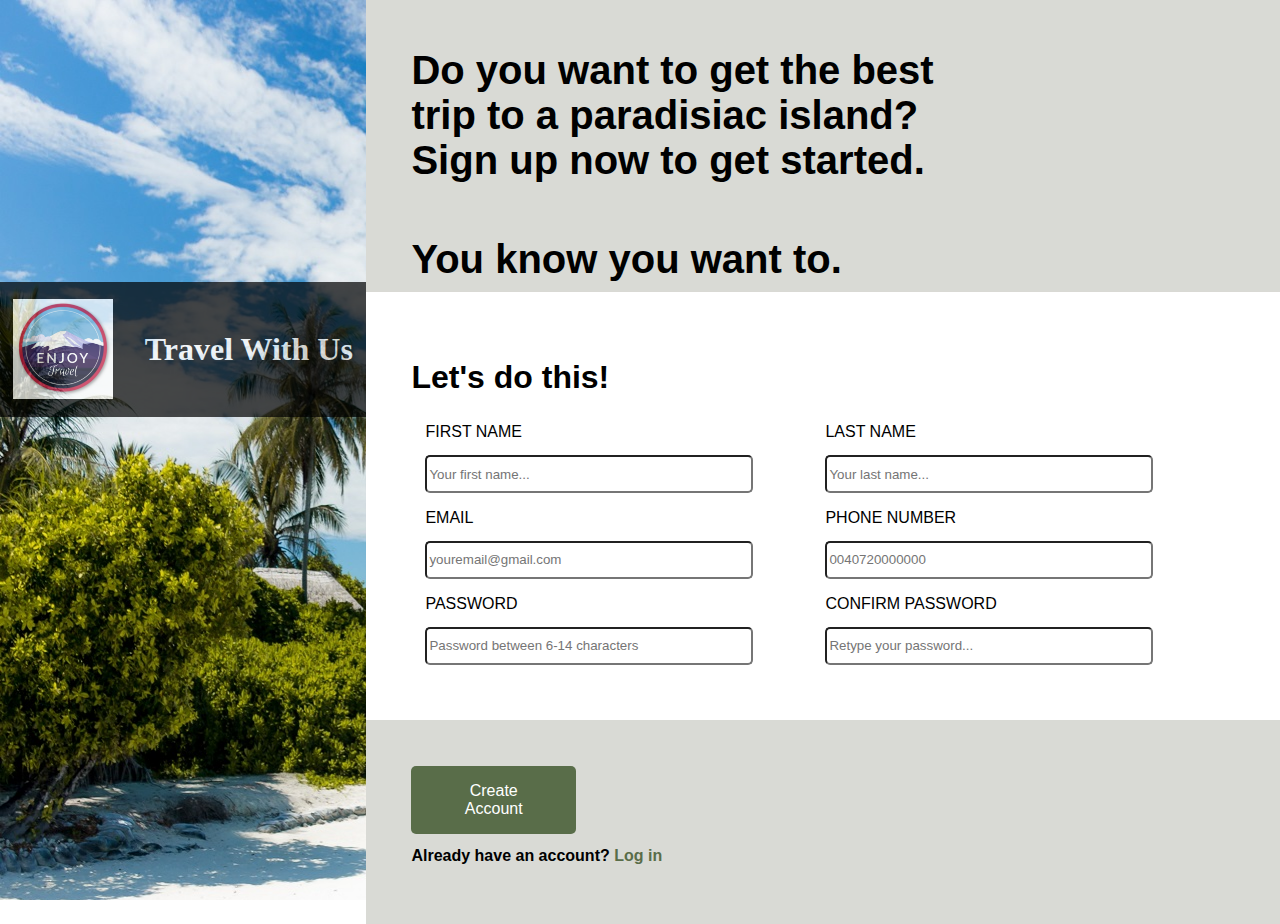
<file: index.html>
<!DOCTYPE html>
<html lang="en">

<head>
    <meta charset="UTF-8">
    <meta http-equiv="X-UA-Compatible" content="IE=edge">
    <meta name="viewport" content="width=device-width, initial-scale=1.0">
    <link rel="stylesheet" href="./app.css">
    <title>Travel With Us</title>
</head>

<body>
    <div class="image_background">
        <div class="logo_container">
            <img src="./images/logo.jpg" alt="Free license image">
            <h1 class="logo">Travel With Us</h1>
        </div>
    </div>
    <form action="./dashboard.html" method="get" onsubmit="return verifyPassword()">
        <section class="login_page">
            <header>
                <h1 class="question_title">Do you want to get the best trip to a paradisiac island? Sign up now
                    to get started.</h1>
                <h1 class="question_title">You know you want to.</h1>
            </header>
            <section class="create_account">
                <h1 class="form_starter">Let's do this!</h1>
                <div class="formContainer">
                    <fieldset>
                        <label for="first_name" id="first_name">FIRST NAME</label>
                        <input type="text" id="nameInput" placeholder="Your first name..." required>
                    </fieldset>
                    <fieldset>
                        <label for="first_name" id="last_name">LAST NAME</label>
                        <input type="text" id="last_name" placeholder="Your last name..." required>
                    </fieldset>
                    <fieldset>
                        <label for="first_name" id="email">EMAIL</label>
                        <input type="email" id="email" placeholder="youremail@gmail.com" required>
                    </fieldset>
                    <fieldset>
                        <label for="first_name" id="phone_number">PHONE NUMBER</label>
                        <input type="text" id="phone_number" placeholder="0040720000000" required minlength="13"
                            maxlength="14" number>
                    </fieldset>
                    <fieldset>
                        <label for="first_name" id="password">PASSWORD</label>
                        <input type="password" id="passwordInput" placeholder="Password between 6-14 characters"
                            required>
                        <span class="matching" id="matching">Not Matching</span>
                    </fieldset>
                    <fieldset>
                        <label for="first_name" id="confirm_password">CONFIRM PASSWORD</label>
                        <input type="password" id="confirm_passwordInput" placeholder="Retype your password..."
                            required>
                    </fieldset>

                </div>

            </section>
            <footer>
                <button type="submit" onSubmit="verifyPassword()" class="create_account" id="createButton">Create
                    Account</button>
                <h2 class="already">Already have an account? <a href="./login.html">Log in</a></h2>
            </footer>
        </section>
    </form>
    <script src="./main.js"></script>


</body>

</html>
</file>
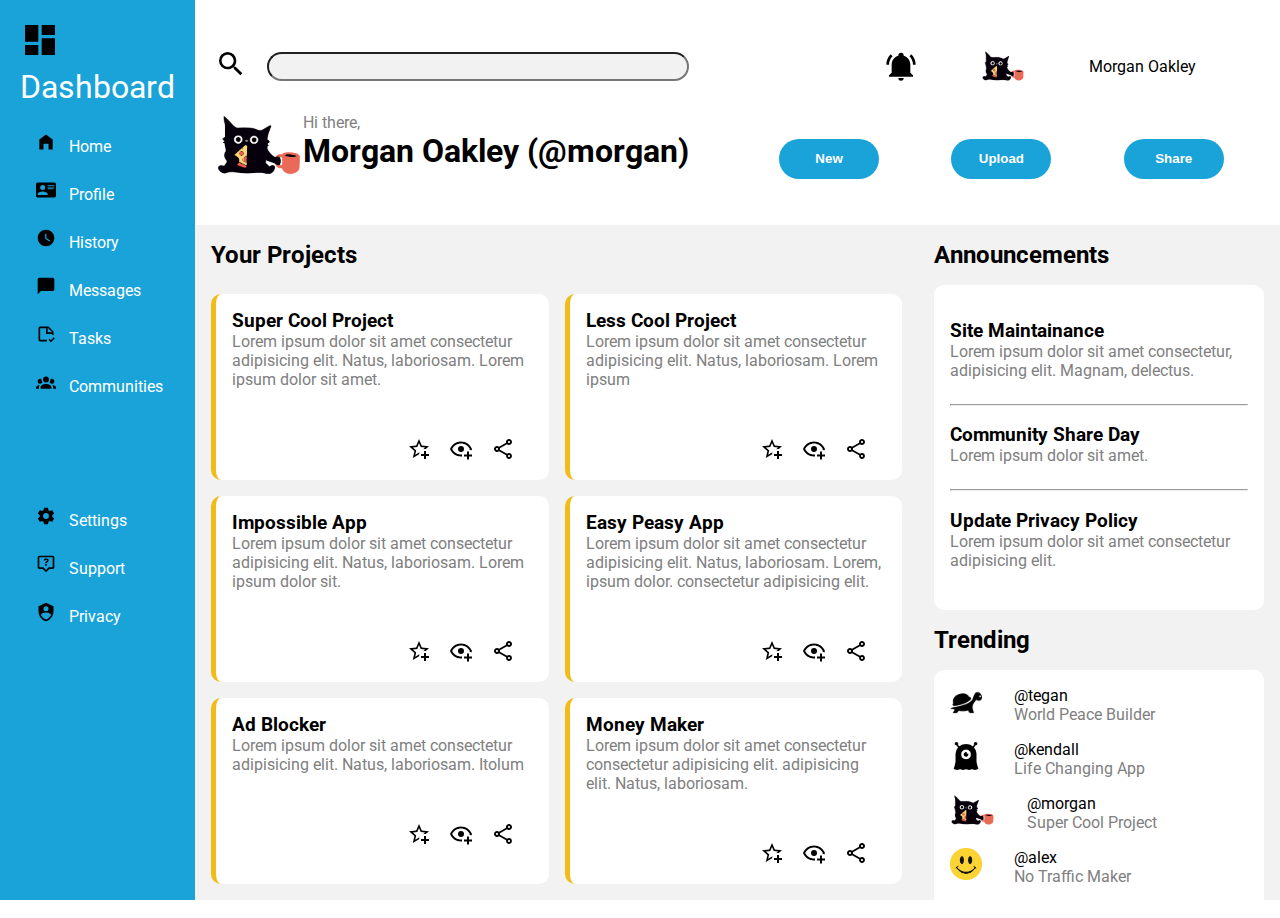
<file: dashboard.html>
<!DOCTYPE html>
<html lang="en">

<head>
  <meta charset="UTF-8">
  <meta http-equiv="X-UA-Compatible" content="IE=edge">
  <meta name="viewport" content="width=device-width, initial-scale=1.0">
  <link rel="stylesheet" href="./dashboard.css">
  <link rel="preconnect" href="https://fonts.googleapis.com">
  <link rel="preconnect" href="https://fonts.gstatic.com" crossorigin>
  <link href="https://fonts.googleapis.com/css2?family=Roboto:wght@700&display=swap" rel="stylesheet">
  <title>Dashboard</title>
</head>

<body>
  <div class="container">
    <header>
      <div class="box-1">
        <label for="search"><img src="./icons/magnify.svg" alt="A magnifying-glass-icon"
            class="all-icons search-icon"></label>
        <input type="text" id="search" class="search-bar">
      </div>
      <div class="box-2">
        <img src="./icons/bell.svg" alt="A bell-icon" class="all-icons bell-icon">
        <img src="./icons/cat.png" alt="A cat-icon" class="all-icons">
        <span>Morgan Oakley</span>
      </div>
      <figure class="box-3">
        <img src="./icons/cat.png" alt="A cat icon" class="cat-icon" id="cat-icon">
        <figcaption>
          <p>Hi there,</p>
          <h1>Morgan Oakley (@morgan)</h1>
        </figcaption>
      </figure>
      <div class="box-4">
        <button>New</button>
        <button>Upload</button>
        <button>Share</button>
      </div>
    </header>

    <nav>
      <ul class="all-links dash-link">
        <li><a href="#"><img src="./icons/dashboard.svg" alt="A dash icon" class="dash-link-icon">Dashboard</a></li>
      </ul>
      <ul class="all-links top-links">
        <li><a href="#"><img src="./icons/home.svg" alt="A house icon">Home</a></li>
        <li><a href="#"><img src="./icons/profile.svg" alt="An ID icon">Profile</a></li>
        <li><a href="#"><img src="./icons/history.svg" alt="A Clock icon">History</a></li>
        <li><a href="#"><img src="./icons/message.svg" alt="A Text message icon">Messages</a></li>
        <li><a href="#"><img src="./icons/tasks.svg" alt="A Pice of paper icon">Tasks</a></li>
        <li><a href="#"><img src="./icons/communities.svg" alt="A group of people icon">Communities</a></li>
      </ul>
      <ul class="all-links bottom-links">
        <li><a href="#"><img src="./icons/settings.svg" alt="A house icon">Settings</a></li>
        <li><a href="#"><img src="./icons/support.svg" alt="A house icon">Support</a></li>
        <li><a href="#"><img src="./icons/privacy.svg" alt="A house icon">Privacy</a></li>
      </ul>
    </nav>

    <main>
      <h2 class="main-header">Your Projects</h2>
      <div class="all-cards card-1">
        <h3>Super Cool Project</h3>
        <p>Lorem ipsum dolor sit amet consectetur adipisicing elit. Natus, laboriosam. Lorem ipsum dolor sit amet.</p>
        <div class="card-bottom-icons">
          <img src="./icons/star.svg" alt="">
          <img src="./icons/eye.svg" alt="">
          <img src="./icons/share.svg" alt="">
        </div>
      </div>
      <div class="all-cards card-2">
        <h3>Less Cool Project</h3>
        <p>Lorem ipsum dolor sit amet consectetur adipisicing elit. Natus, laboriosam. Lorem ipsum</p>
        <div class="card-bottom-icons">
          <img src="./icons/star.svg" alt="">
          <img src="./icons/eye.svg" alt="">
          <img src="./icons/share.svg" alt="">
        </div>
      </div>
      <div class="all-cards card-3">
        <h3>Impossible App</h3>
        <p>Lorem ipsum dolor sit amet consectetur adipisicing elit. Natus, laboriosam. Lorem ipsum dolor sit.</p>
        <div class="card-bottom-icons">
          <img src="./icons/star.svg" alt="">
          <img src="./icons/eye.svg" alt="">
          <img src="./icons/share.svg" alt="">
        </div>
      </div>
      <div class="all-cards card-4">
        <h3>Easy Peasy App</h3>
        <p>Lorem ipsum dolor sit amet consectetur adipisicing elit. Natus, laboriosam. Lorem, ipsum dolor. consectetur
          adipisicing elit.</p>
        <div class="card-bottom-icons">
          <img src="./icons/star.svg" alt="">
          <img src="./icons/eye.svg" alt="">
          <img src="./icons/share.svg" alt="">
        </div>
      </div>
      <div class="all-cards card-5">
        <h3>Ad Blocker</h3>
        <p>Lorem ipsum dolor sit amet consectetur adipisicing elit. Natus, laboriosam. Itolum</p>
        <div class="card-bottom-icons">
          <img src="./icons/star.svg" alt="">
          <img src="./icons/eye.svg" alt="">
          <img src="./icons/share.svg" alt="">
        </div>
      </div>
      <div class="all-cards card-6">
        <h3>Money Maker</h3>
        <p>Lorem ipsum dolor sit amet consectetur consectetur adipisicing elit. adipisicing elit. Natus, laboriosam.</p>
        <div class="card-bottom-icons">
          <img src="./icons/star.svg" alt="">
          <img src="./icons/eye.svg" alt="">
          <img src="./icons/share.svg" alt="">
        </div>
      </div>
    </main>

    <aside>
      <h2>Announcements</h2>
      <div class="side-content-1">
        <h3>Site Maintainance</h3>
        <p>Lorem ipsum dolor sit amet consectetur, adipisicing elit. Magnam, delectus.</p>
        <hr>
        <h3>Community Share Day</h3>
        <p>Lorem ipsum dolor sit amet.</p>
        <hr>
        <h3>Update Privacy Policy</h3>
        <p>Lorem ipsum dolor sit amet consectetur adipisicing elit.</p>
      </div>
      <h2>Trending</h2>
      <div class="side-content-2">
        <figure>
          <img src="./icons/turtle.png" alt="A turtle icon" class="trending-icon">
          <figcaption>
            <span>@tegan</span>
            <p>World Peace Builder</p>
          </figcaption>
        </figure>
        <figure>
          <img src="./icons/alien.png" alt="An alien icon" class="trending-icon">
          <figcaption>
            <span>@kendall</span>
            <p>Life Changing App</p>
          </figcaption>
        </figure>
        <figure>
          <img src="./icons/cat.png" alt="A cat icon" class="trending-icon">
          <figcaption>
            <span>@morgan</span>
            <p>Super Cool Project</p>
          </figcaption>
        </figure>
        <figure>
          <img src="./icons/smiley.png" alt="A smiley face icon" class="trending-icon">
          <figcaption>
            <span>@alex</span>
            <p>No Traffic Maker</p>
          </figcaption>
        </figure>
      </div>
    </aside>
  </div>
</body>

</html>
</file>
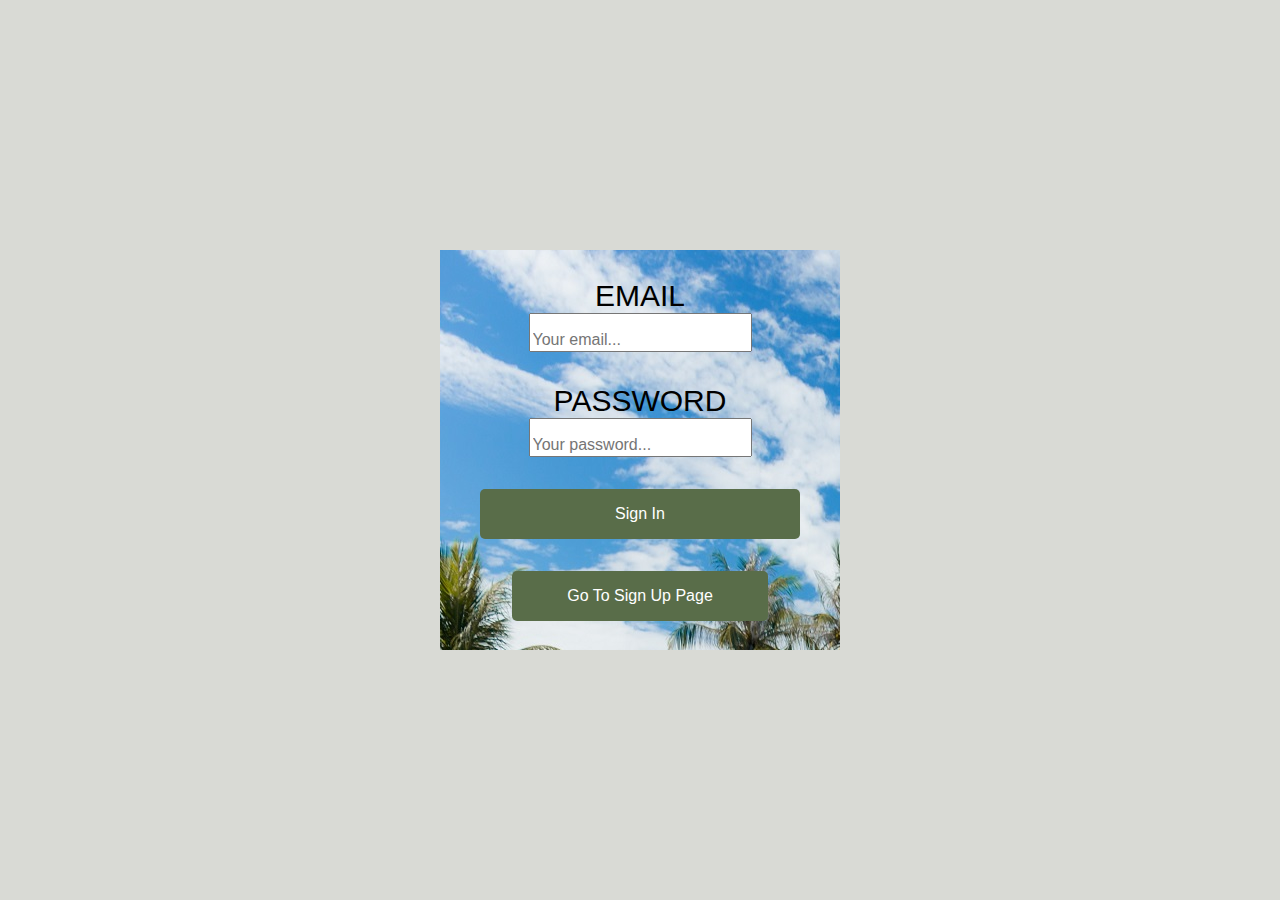
<file: login.html>
<!DOCTYPE html>
<html lang="en">

<head>
    <meta charset="UTF-8">
    <meta http-equiv="X-UA-Compatible" content="IE=edge">
    <meta name="viewport" content="width=device-width, initial-scale=1.0">
    <link rel="stylesheet" href="./login.css">
    <title>Login Page</title>
</head>

<body>
    <div class="login_form">
        <div class="container">
            <form action="">
                <fieldset>
                    <label for="first_name" id="email">EMAIL</label>
                    <input type="email" id="email" placeholder="Your email..." required>
                </fieldset>
                <fieldset>
                    <label for="first_name" id="password">PASSWORD</label>
                    <input type="password" id="password" placeholder="Your password..." required>
                </fieldset>
            </form>
            <button class="sign_in" id="btn_signin">Sign In</button>
            <a href="./index.html" class="go_back">Go To Sign Up Page</a>
        </div>
    </div>


    <script src="./main.js"></script>
</body>

</html>
</file>
<file: app.css>
body{
    display:flex;
    justify-content: center;
    align-items: center;
    width: 100vw;
    height: 100vh;
    margin: 0;
    font-family: Impact, Haettenschweiler, 'Arial Narrow Bold', sans-serif;
    
}
div.image_background{
    background-image: url("./images/image_background.jpg");
    width: 40%;
    height: 100%;
    background-color: black;
    display: flex;
    justify-content: center;
    align-items: center;
    
}
div.image_background div.logo_container{
    background-color: black;
    width: 100%;
    height: 15%;
    opacity: 0.7;
    display: flex;
    align-items: center;
    justify-content: center;
    margin-bottom: 55%;
}
div.image_background div.logo_container h1{
    color: white;
    font-family: 'Itim', cursive;
}
div.image_background div.logo_container img{
    width: 100px;
    height: 100px;
    margin-right: 2rem;
}
form{
    width: 100%;
    height: 100%;
}
form section.login_page{
    width: 100%;
    height: 100%;
    display: flex;
    justify-content: center;
    align-items: center;
    flex-direction: column;

}
form section.login_page header {
    background-color: #d9dad5;
    padding: 5%;
    width: 90%;
    height: 25%;
    display: flex;
    flex-direction: column;
}
form section.login_page header h1.question_title{
    width: 70%;
    float: left;
    display: flex;
    justify-content: flex-start;
    align-items: center;
    font-size: 40px;
    
}
form section section.create_account{
    background-color: white;
    width: 90%;
    padding: 5%;
    height: 50%;
    box-shadow: 2px 2px 2px red;
}
form section.login_page section.create_account div.formContainer{
    display: grid;
    float: left;
    grid-template-columns: repeat(2, 25rem);
}

form section.login_page section.create_account div.formContainer fieldset{
    border: none;
    display: flex;
    flex-direction: column;
}
form section.login_page section.create_account div.formContainer fieldset label{
    width: 20rem;
    height: 2rem;
}
form section.login_page section.create_account div.formContainer fieldset input{
    width: 20rem;
    height: 2rem;
    border-radius: 5px;
    color: black;
    font-family: Impact, Haettenschweiler, 'Arial Narrow Bold', sans-serif;
}
form section.login_page section.create_account div.formContainer fieldset span{
    display: none;
    font-family: 'Courier New', Courier, monospace;
    color: red;
}
form section.login_page section.create_account div.formContainer fieldset input:focus{
    box-shadow: 3px 3px 3px gray;
    border: 3px solid blue;
}
form section.login_page footer{
    height: 25%;
    background-color: #d9dad5;
    width: 90%;
    padding: 5%;
    display: flex;
    flex-direction: column;
    align-items: left;
    justify-content: space-between;
}
form section.login_page footer button{
    width: 20%;
    padding: 1rem 3rem;
    border: 1px;
    border-radius: 5px;
    background-color: #596d49;
    color:white;
    font-size: 16px;
    font-family: Impact, Haettenschweiler, 'Arial Narrow Bold', sans-serif;
}
form section.login_page footer button:hover{
    background-color: darkgreen;
}
form section.login_page footer h2{
    font-size: 16px;
}
form section.login_page footer h2 a{
    font-size: 16px;
    text-decoration: none;
    color: #596d49;
}
</file>
<file: dashboard.css>
* {
  margin: 0;
  padding: 0;
  box-sizing: border-box;
}
.container {
  display: grid;
  height: 100vh;
  grid-template-columns: 0.5fr 1fr 1fr 1fr;
  grid-template-rows: 1fr 1fr 1fr 1fr;
  grid-template-areas:
    "nav header header header"
    "nav main main aside"
    "nav main main aside"
    "nav main main aside";
  font-family: "Roboto", sans-serif;
}
button:hover {
  cursor: pointer;
}

/* Header Section */
header {
  background-color: white;
  grid-area: header;
  display: grid;
  grid-template-columns: auto auto;
  grid-template-rows: 1fr 1fr;
  padding: 20px;
  grid-template-areas:
    "box-1 box-2"
    "box-3 box-4";
}
.all-icons {
  height: 2em;
}
.search-bar {
  border-radius: 20px;
  width: 80%;
  padding: 5px;
  background-color: #f2f2f2;
}
.search-icon {
  padding-right: 20px;
}
.cat-icon {
  height: 4em;
  float: left;
}
.box-1 {
  grid-area: box-1;
  display: flex;
  justify-content: flex-start;
  align-items: center;
}
.box-2 {
  grid-area: box-2;
  display: flex;
  justify-content: flex-end;
  align-items: center;
}
.box-2 > * {
  margin-right: 4em;
}
.box-2 .span {
  font-weight: bolder;
}
.box-3 {
  grid-area: box-3;
}
.box-4 {
  grid-area: box-4;
  display: flex;
  justify-content: space-around;
  align-items: center;
}
button {
  background-color: #1aa3d9;
  color: white;
  font-weight: bold;
  border-radius: 30px;
  width: 100px;
  height: 40px;
  border: none;
}

/* Sidenav Section */
nav {
  background-color: #1aa3d9;
  grid-area: nav;
  padding: 20px;
  display: grid;
  grid-template-columns: 1fr;
  grid-template-rows: 0.3fr 1fr 1fr;
  grid-template-areas:
    "dash-link"
    "top-links"
    "bottom-links";
}
.dash-link {
  grid-area: dash-link;
  font-size: 2em;
}
.dash-link-icon {
  height: 40px;
  margin-right: 10px;
}
nav * img {
  height: 20px;
  margin-right: 0.8em;
}
nav * a {
  text-decoration: none;
  color: white;
}
.all-links {
  list-style: none;
}
.top-links > li {
  padding-bottom: 1.5em;
  padding-left: 1em;
}
.bottom-links > li {
  padding-bottom: 1.5em;
  padding-left: 1em;
}
.top-links {
  grid-area: top-links;
  display: flex;
  flex-direction: column;
}
.bottom-links {
  grid-area: bottom-links;
  display: flex;
  flex-direction: column;
}

/* Main Section */
main {
  background-color: #f2f2f2;
  grid-area: main;
  display: grid;
  padding: 1em;
  grid-template-columns: 1fr 1fr;
  grid-template-rows: 0.2fr 1fr 1fr 1fr;
  gap: 1em;
  grid-template-areas:
    "main-header main-header"
    "card-1 card-2"
    "card-3 card-4"
    "card-5 card-6";
}
main * img {
  height: 1.5em;
}
.main-header {
  grid-area: main-header;
}
.all-cards {
  background-color: white;
  border-radius: 10px;
  border-left: 5px solid #f2bb16;
  padding: 1em;
}
.all-cards > p {
  color: grey;
}
.card-1 {
  grid-area: card-1;
}
.card-2 {
  grid-area: card-2;
}
.card-3 {
  grid-area: card-3;
}
.card-4 {
  grid-area: card-4;
}
.card-5 {
  grid-area: card-5;
}
.card-6 {
  grid-area: card-6;
}
.card-bottom-icons {
  display: flex;
  justify-content: flex-end;
  margin-top: 3em;
}
.card-bottom-icons > img {
  margin-right: 18px;
}

/* Aside Section */
aside {
  background-color: #f2f2f2;
  grid-area: aside;
  padding: 1em;
  display: grid;
  grid-row-gap: 1em;
  grid-template-columns: 1fr;
  grid-template-rows: 0.1fr 1fr 0.1fr 1fr;
}
.side-content-1 {
  background-color: white;
  padding: 1em;
  border-radius: 10px;
}
.side-content-1 > h3 {
  margin-top: 1em;
}
.side-content-1 > p {
  color: grey;
  margin-bottom: 1.5em;
}
.side-content-2 {
  background-color: white;
  padding: 1em;
  border-radius: 10px;
}
figcaption {
  margin-bottom: 1em;
}
figcaption > p {
  color: grey;
}
.trending-icon {
  height: 2em;
  float: left;
  margin-right: 2em;
}

/* Screen Size Change Section */
@media only screen and (max-width: 1000px) {
  .container {
    grid-template-columns: 0.5fr 1fr;
    grid-template-rows: 1fr 1fr 1fr;
    grid-template-areas:
      "nav header"
      "nav main"
      "nav aside";
  }
  nav {
    grid-template-rows: 0.3fr 1fr 2fr;
  }
  .cat-icon {
    float: none;
  }

  .box-4 {
    display: flex;
    flex-direction: column;
    justify-content: center;
    align-items: center;
  }
  button {
    height: 20px;
    margin: 2px;
  }

  main {
    grid-template-columns: 1fr 1fr;
    grid-template-rows: 0.2fr 1fr 1fr 1fr;
    gap: 1em;
    grid-template-areas:
      "main-header main-header"
      "card-1 card-2"
      "card-3 card-4"
      "card-5 card-6";
  }
}
</file>
<file: login.css>
body{
    display: flex;
    justify-content: center;
    align-items: center;
    width: 100vw;
    font-family: Impact, Haettenschweiler, 'Arial Narrow Bold', sans-serif;
    height: 100vh;
    text-decoration: none;
    margin:0;
    background-color: #d9dad5;
}
div.login_form{
    width: 100%;
    display: flex;
    justify-content: center;
    align-items: center;

}
div.login_form div.container{
    background-image: url(./images/image_background.jpg);
    width: 25rem;
    height: 25rem;
    display: flex;
    justify-content: center;
    align-items: center;
    flex-direction: column;
}
div.login_form div.container form fieldset{
    display: flex;
    justify-content: center;
    align-items: center;
    flex-direction: column;
    border: none;
    width: 100%;
    margin: 0;
    padding: 0;
    padding-bottom: 2rem;
}
div.login_form div.container form fieldset label{
    font-size: 30px;
}
div.login_form div.container form fieldset input{
    width: 100%;
    padding-top: 1rem;
    font-size: 16px;
    font-family: Impact, Haettenschweiler, 'Arial Narrow Bold', sans-serif;
}
div.login_form div.container form fieldset input:focus{
    border: 3px solid blue;
    box-shadow: 3px 3px 3px gray;
}
div.login_form div.container button{
    width: 80%;
    padding: 1rem 3rem;
    border: 1px;
    border-radius: 5px;
    background-color: #596d49;
    color:white;
    font-size: 16px;
    font-family: Impact, Haettenschweiler, 'Arial Narrow Bold', sans-serif;
    
}
div.login_form div.container button:hover{
    background-color: darkgreen;
}
div.login_form div.container a{
    width: 40%;
    padding: 1rem 3rem;
    border: 1px;
    border-radius: 5px;
    background-color: #596d49;
    color:white;
    font-size: 16px;
    text-align: center;
    text-decoration: none;
    margin-top: 2rem;
}
div.login_form div.container a:hover{
    background-color: darkgreen;
}
</file>
